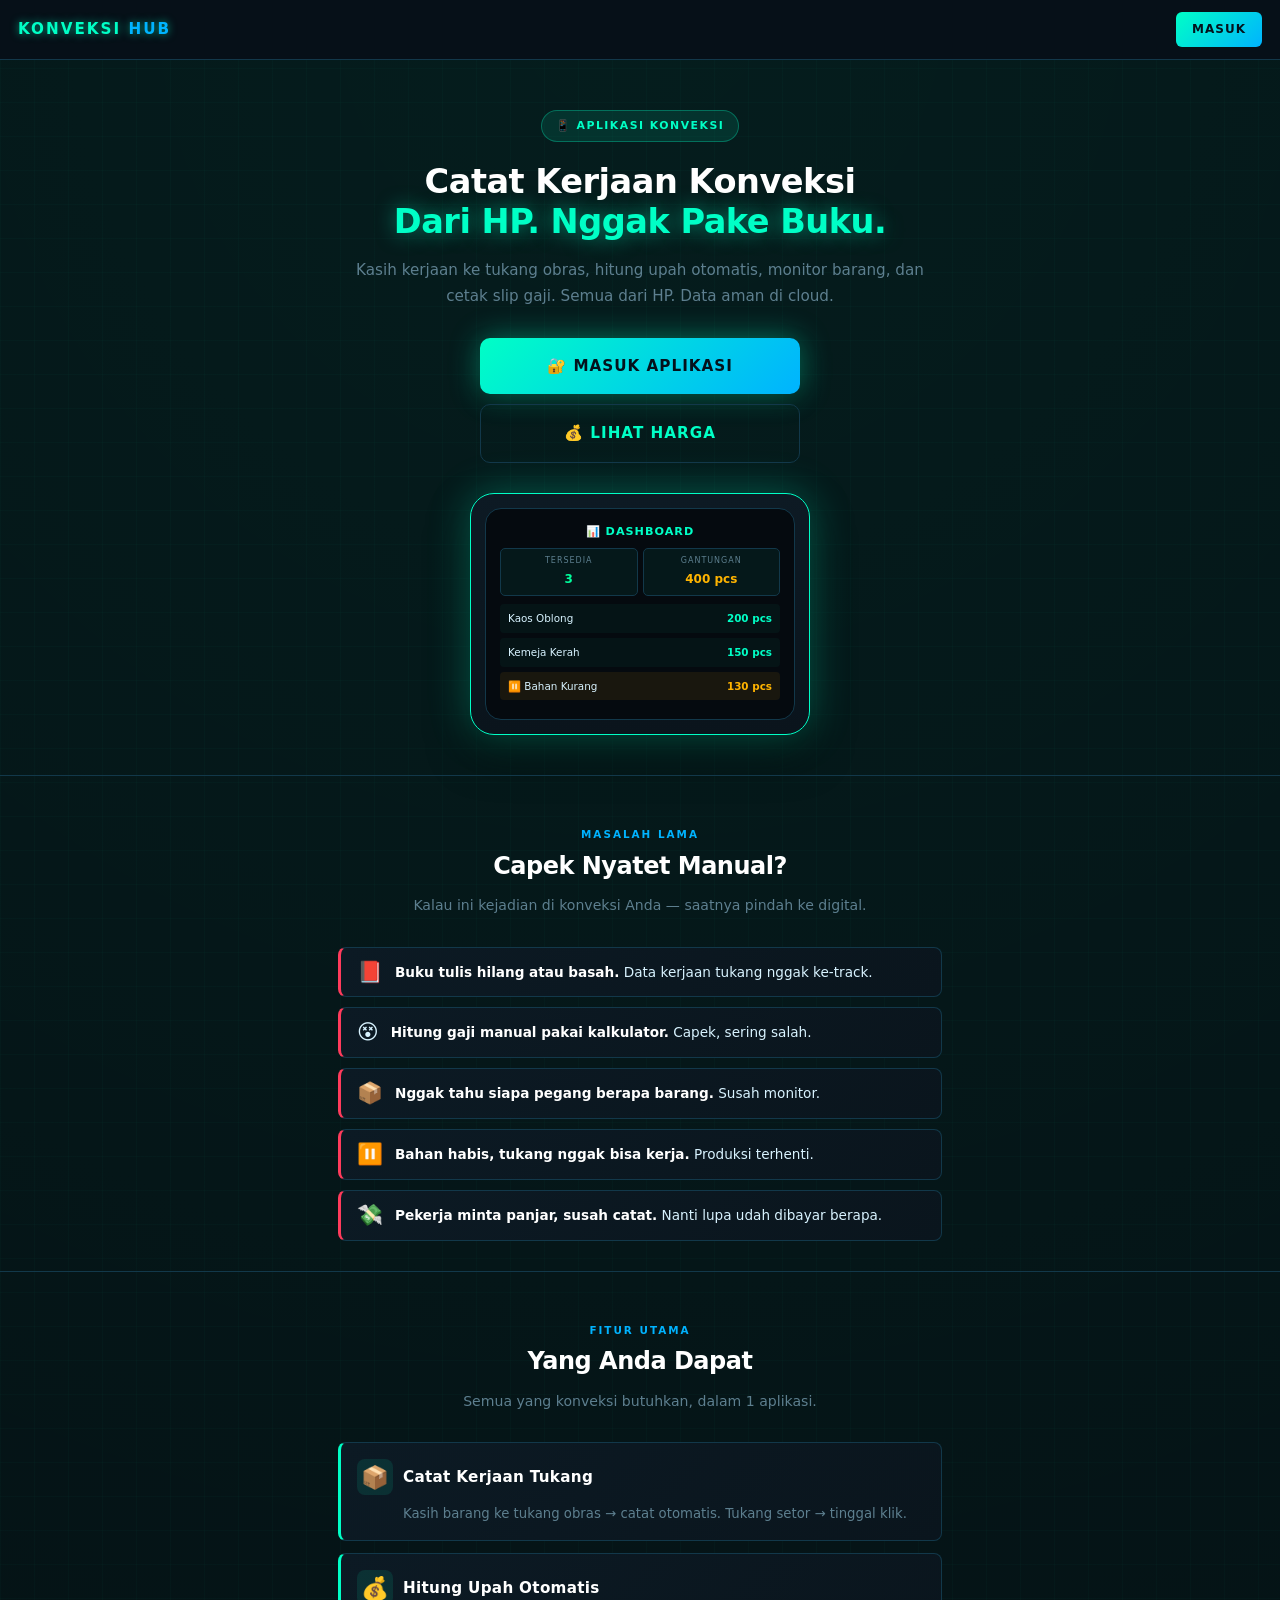
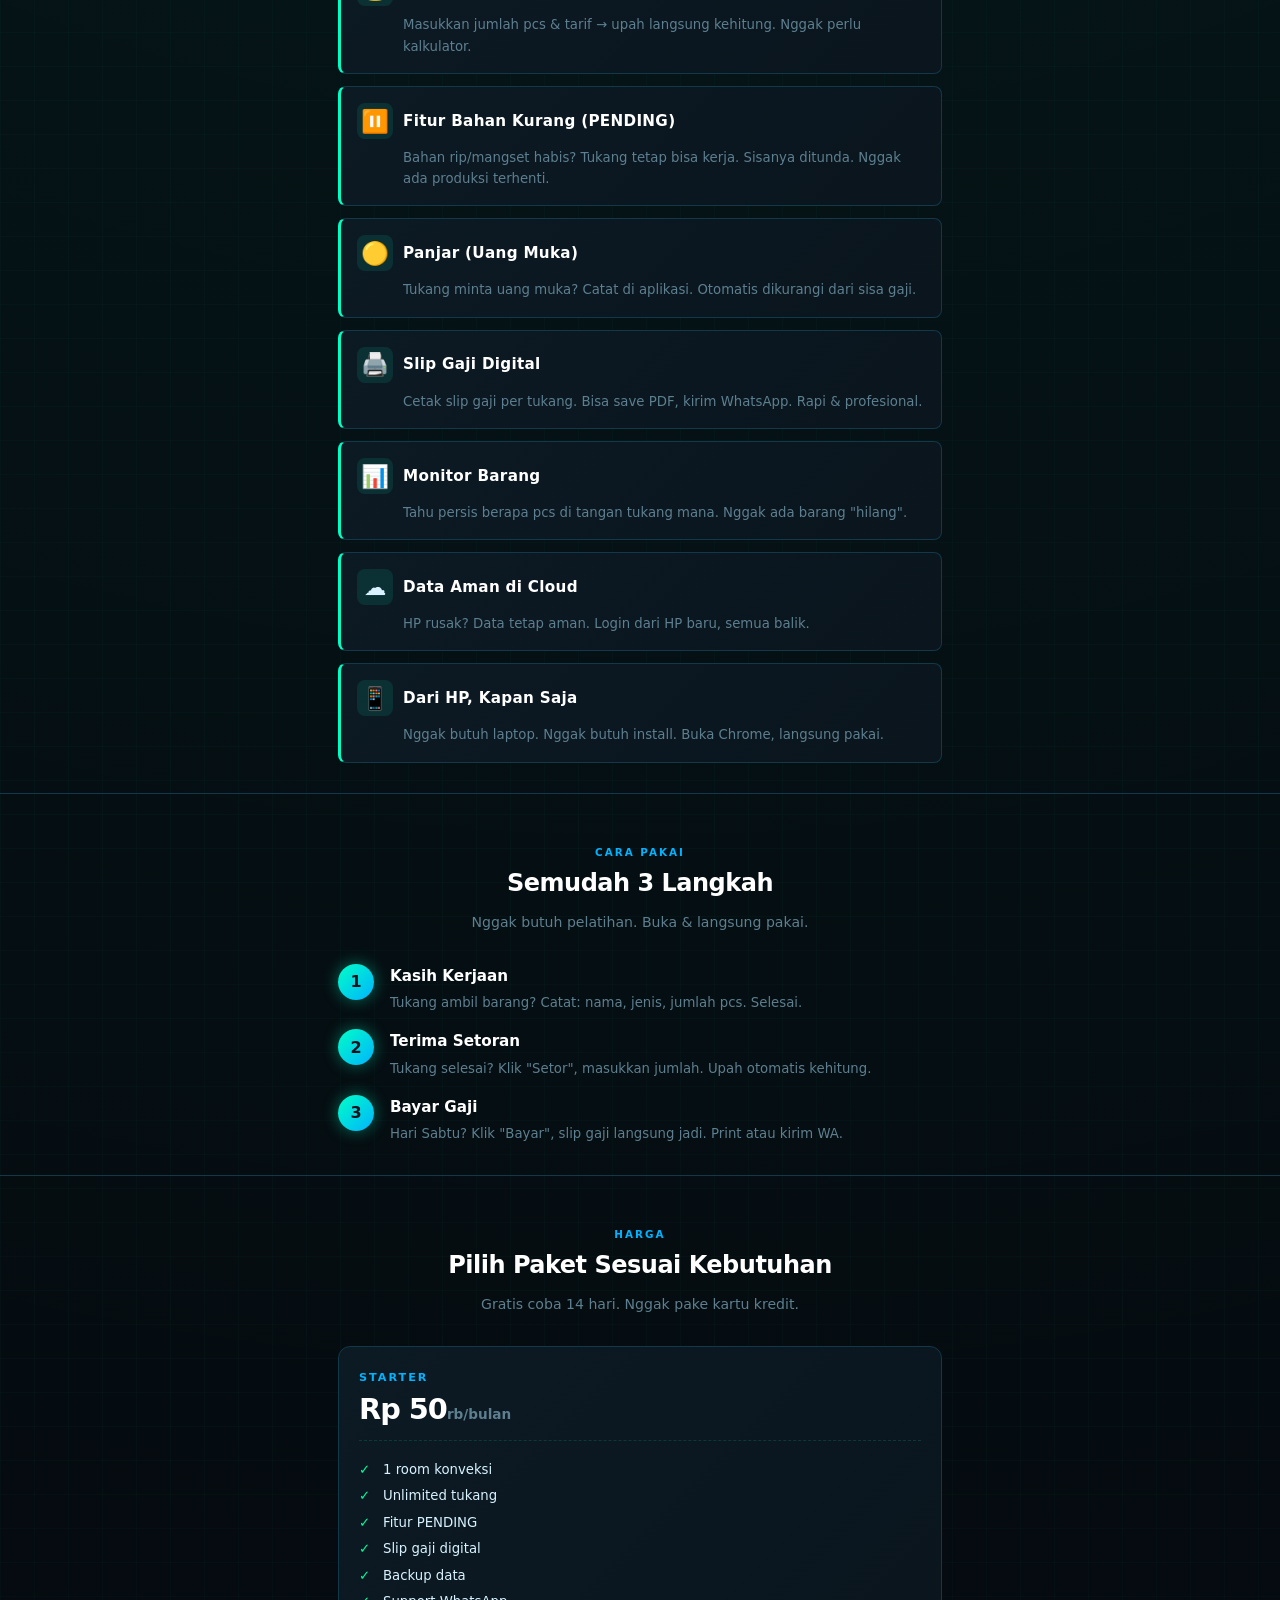
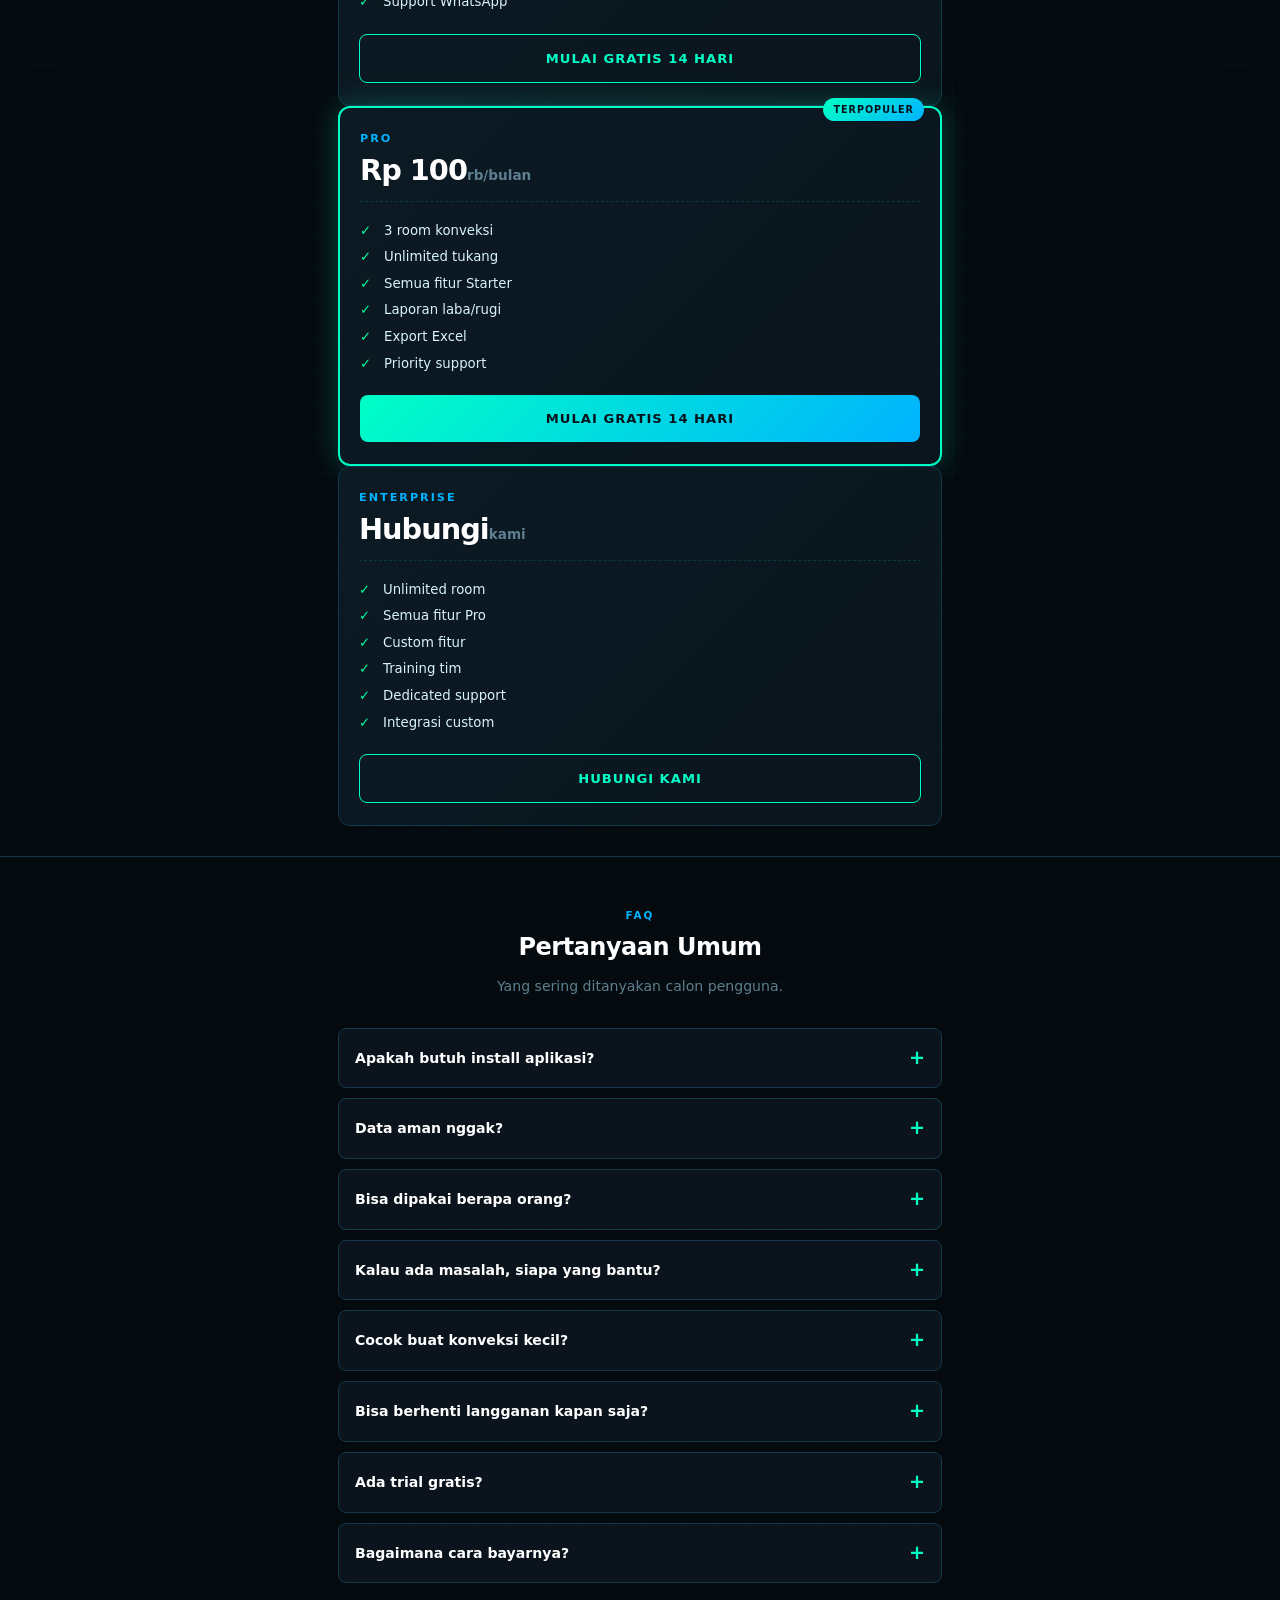
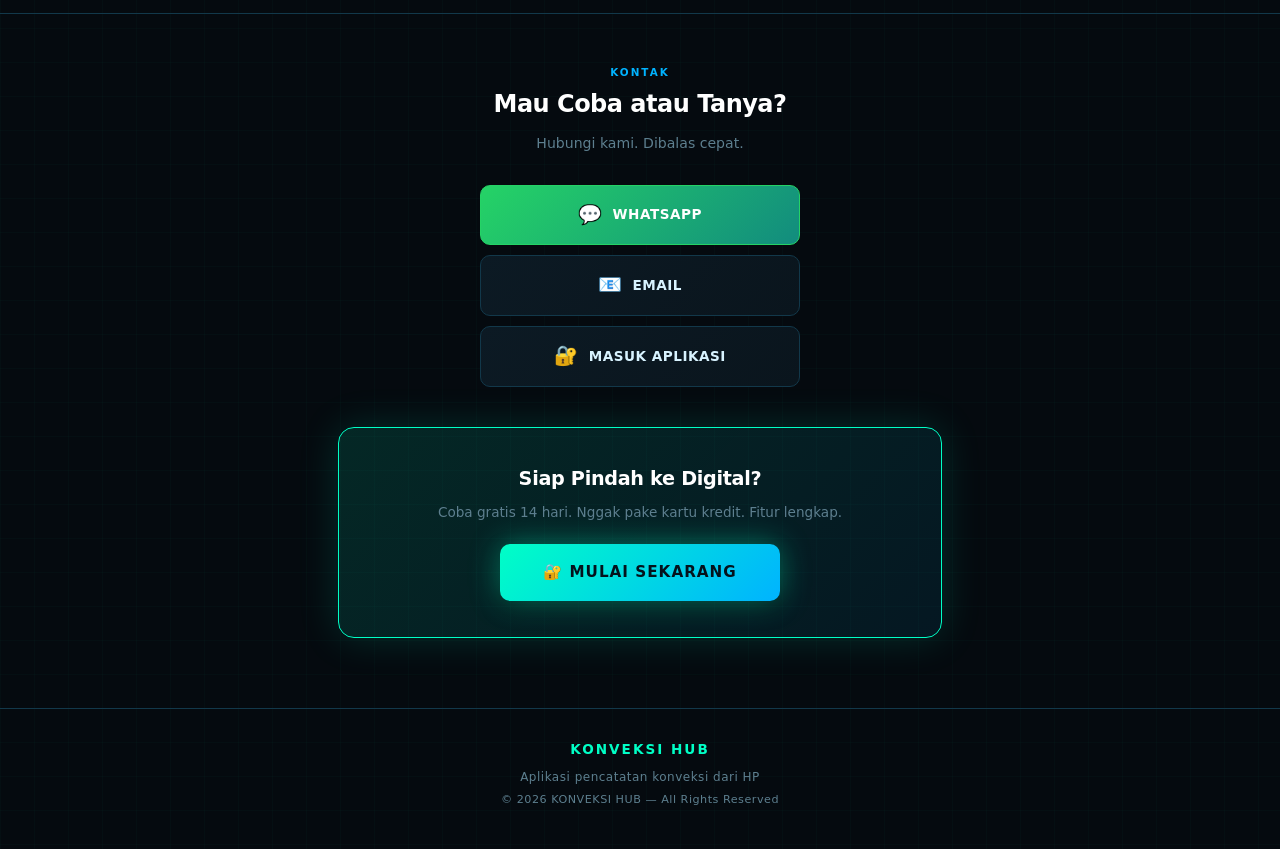
<file: index.html>
<!DOCTYPE html>
<html lang="id">
<head>
<meta charset="UTF-8">
<meta name="viewport" content="width=device-width,initial-scale=1.0,maximum-scale=1.0,user-scalable=no">
<meta name="theme-color" content="#050a0f">
<meta name="description" content="KONVEKSI HUB — Aplikasi pencatatan obras, upah, dan monitoring barang konveksi. Dari HP, data aman di cloud.">
<title>KONVEKSI HUB — Aplikasi Konveksi dari HP</title>
<style>
* { margin:0; padding:0; box-sizing:border-box; -webkit-tap-highlight-color:transparent; }
:root{
  --bg:#050a0f; --panel:#0b141c; --panel2:#0f1d28; --line:#12384a;
  --neon:#00ffc6; --neon2:#00b3ff; --dim:#5d7f8f;
  --txt:#d8f3ff; --warn:#ffb400; --danger:#ff3b5c; --ok:#00ff9d;
}
html{ scroll-behavior:smooth; }
body{
  background:var(--bg); color:var(--txt);
  font-family:'Segoe UI',Roboto,system-ui,sans-serif;
  font-size:16px; line-height:1.6;
  background-image:
    radial-gradient(circle at 50% 0%, rgba(0,255,198,0.08), transparent 60%),
    linear-gradient(rgba(0,255,198,0.02) 1px, transparent 1px),
    linear-gradient(90deg, rgba(0,255,198,0.02) 1px, transparent 1px);
  background-size:100% 100%, 34px 34px, 34px 34px;
  min-height:100vh;
  overflow-x:hidden;
}

/* ═══════ NAVBAR ═══════ */
.navbar{
  position:sticky; top:0; z-index:50;
  background:rgba(7,16,25,0.95);
  backdrop-filter:blur(8px);
  border-bottom:1px solid var(--line);
  padding:12px 18px;
  display:flex; align-items:center; justify-content:space-between;
}
.navbar .brand{
  font-weight:800; letter-spacing:2px; font-size:.95rem;
  color:var(--neon); text-shadow:0 0 8px rgba(0,255,198,0.6);
}
.navbar .brand span{ color:var(--neon2); }
.navbar .btn-nav{
  background:linear-gradient(135deg,#00ffc6,#00b3ff);
  color:#04121c; border:none; border-radius:6px;
  padding:8px 16px; font-weight:800; font-size:.75rem;
  letter-spacing:1px; cursor:pointer;
  font-family:inherit; text-decoration:none;
  display:inline-block;
}

/* ═══════ WRAP ═══════ */
.wrap{ max-width:640px; margin:0 auto; padding:0 18px; }

/* ═══════ HERO ═══════ */
.hero{
  padding:50px 0 40px;
  text-align:center;
}
.hero-badge{
  display:inline-block;
  background:rgba(0,255,198,0.1);
  border:1px solid rgba(0,255,198,0.3);
  border-radius:20px;
  padding:6px 14px;
  font-size:.68rem; font-weight:800;
  letter-spacing:1.5px; color:var(--neon);
  text-transform:uppercase;
  margin-bottom:20px;
}
.hero h1{
  font-size:2.1rem;
  font-weight:900;
  line-height:1.2;
  letter-spacing:-0.5px;
  color:#fff;
  margin-bottom:16px;
}
.hero h1 span{
  color:var(--neon);
  text-shadow:0 0 20px rgba(0,255,198,0.5);
}
.hero p{
  font-size:.95rem;
  color:var(--dim);
  margin-bottom:28px;
  line-height:1.7;
}
.hero-btns{
  display:flex; flex-direction:column; gap:10px;
  max-width:320px; margin:0 auto;
}
.btn-hero{
  display:block;
  background:linear-gradient(135deg,#00ffc6,#00b3ff);
  color:#04121c;
  border:none; border-radius:10px;
  padding:16px 24px;
  font-family:inherit;
  font-weight:900;
  font-size:.95rem;
  letter-spacing:1px;
  cursor:pointer;
  text-decoration:none;
  text-align:center;
  box-shadow:0 0 30px rgba(0,255,198,0.4), 0 8px 20px rgba(0,0,0,0.4);
  transition:.15s;
}
.btn-hero:active{ transform:scale(0.97); }
.btn-hero.secondary{
  background:transparent;
  color:var(--neon);
  border:1px solid var(--line);
  box-shadow:none;
}

/* ═══════ HERO IMAGE (MOCKUP) ═══════ */
.hero-mockup{
  margin:30px auto 0;
  max-width:340px;
  background:linear-gradient(180deg,#0d1a24,#0a141c);
  border:1px solid var(--neon);
  border-radius:24px;
  padding:14px;
  box-shadow:0 0 40px rgba(0,255,198,0.3), 0 20px 40px rgba(0,0,0,0.5);
}
.hero-mockup .screen{
  background:var(--bg);
  border-radius:16px;
  padding:14px;
  border:1px solid var(--line);
  font-size:.65rem;
}
.mock-line{
  display:flex; justify-content:space-between;
  padding:6px 8px;
  background:rgba(0,255,198,0.04);
  border-radius:4px;
  margin-bottom:5px;
  font-size:.65rem;
}
.mock-line b{ color:var(--neon); }
.mock-stat{
  display:grid; grid-template-columns:1fr 1fr; gap:5px;
  margin-bottom:8px;
}
.mock-box{
  background:rgba(0,255,198,0.06);
  border:1px solid var(--line);
  border-radius:5px;
  padding:6px 8px;
}
.mock-box .lbl{ color:var(--dim); font-size:.5rem; letter-spacing:1px; text-transform:uppercase; }
.mock-box .val{ color:#fff; font-size:.75rem; font-weight:800; margin-top:2px; }
.mock-box .val.ok{ color:var(--ok); }
.mock-box .val.warn{ color:var(--warn); }

/* ═══════ SECTION ═══════ */
.section{
  padding:50px 0 30px;
  border-top:1px solid var(--line);
}
.section-tag{
  font-size:.65rem;
  letter-spacing:2px;
  color:var(--neon2);
  text-transform:uppercase;
  font-weight:800;
  margin-bottom:8px;
  text-align:center;
}
.section-title{
  font-size:1.5rem;
  font-weight:900;
  color:#fff;
  text-align:center;
  margin-bottom:12px;
  letter-spacing:-0.5px;
  line-height:1.3;
}
.section-sub{
  font-size:.88rem;
  color:var(--dim);
  text-align:center;
  margin-bottom:30px;
  line-height:1.6;
}

/* ═══════ MASALAH (PAIN POINTS) ═══════ */
.pain-list{ display:flex; flex-direction:column; gap:10px; }
.pain-item{
  background:linear-gradient(135deg,#0c1a24,#0a151d);
  border:1px solid var(--line);
  border-left:3px solid var(--danger);
  border-radius:8px;
  padding:14px 16px;
  display:flex;
  gap:12px;
  align-items:flex-start;
}
.pain-item .ico{ font-size:1.3rem; line-height:1; flex-shrink:0; }
.pain-item .txt{ font-size:.85rem; color:var(--txt); line-height:1.5; }
.pain-item .txt b{ color:#fff; }

/* ═══════ FITUR ═══════ */
.fitur-list{ display:flex; flex-direction:column; gap:12px; }
.fitur-item{
  background:linear-gradient(135deg,#0c1a24,#0a151d);
  border:1px solid var(--line);
  border-left:3px solid var(--neon);
  border-radius:8px;
  padding:16px;
}
.fitur-item .head{
  display:flex; align-items:center; gap:10px;
  margin-bottom:8px;
}
.fitur-item .ico{
  font-size:1.4rem; line-height:1;
  width:36px; height:36px;
  background:rgba(0,255,198,0.1);
  border-radius:8px;
  display:flex; align-items:center; justify-content:center;
  flex-shrink:0;
}
.fitur-item .judul{
  font-weight:800; color:#fff; font-size:.95rem;
  letter-spacing:.3px;
}
.fitur-item .desc{
  font-size:.83rem; color:var(--dim); line-height:1.6;
  padding-left:46px;
}

/* ═══════ CARA PAKAI (3 STEP) ═══════ */
.step-list{ display:flex; flex-direction:column; gap:16px; }
.step-item{
  display:flex;
  gap:16px;
  align-items:flex-start;
}
.step-num{
  width:36px; height:36px; flex-shrink:0;
  background:linear-gradient(135deg,var(--neon),var(--neon2));
  color:#04121c; border-radius:50%;
  display:flex; align-items:center; justify-content:center;
  font-weight:900; font-size:1rem;
  box-shadow:0 0 16px rgba(0,255,198,0.4);
}
.step-body .judul{
  font-weight:800; color:#fff; font-size:.95rem;
  margin-bottom:4px;
}
.step-body .desc{
  font-size:.83rem; color:var(--dim); line-height:1.6;
}
<!-- ═══════ PANDUAN ═══════ -->
<div class="section" id="panduan">
  <div class="wrap">
    <div class="section-tag">Panduan Pengguna</div>
    <div class="section-title">Cara Pakai KONVEKSI HUB</div>
    <div class="section-sub">Ikuti langkah-langkah berikut. Gampang, nggak butuh pelatihan.</div>

    <!-- STEP 1 -->
    <div class="panduan-step">
      <div class="panduan-head">
        <div class="panduan-num">1</div>
        <div class="panduan-title">Login & Masuk Room</div>
      </div>
      <div class="panduan-body">
        <p><b>Cara:</b></p>
        <ol>
          <li>Buka <b>managerkonveksi.vercel.app</b> di Chrome</li>
          <li>Klik <b>MASUK APLIKASI</b></li>
          <li>Masukkan <b>email</b> & <b>password</b> dari Admin</li>
          <li>Klik <b>room konveksi</b> Anda</li>
          <li>Selesai — masuk ke Dashboard</li>
        </ol>
        <div class="panduan-tip">
          💡 <b>Tips:</b> Simpan halaman di Home Screen biar gampang buka (Chrome → menu → "Add to Home Screen").
        </div>
      </div>
    </div>

    <!-- STEP 2 -->
    <div class="panduan-step">
      <div class="panduan-head">
        <div class="panduan-num">2</div>
        <div class="panduan-title">Tambah Pekerja</div>
      </div>
      <div class="panduan-body">
        <p><b>Cara:</b></p>
        <ol>
          <li>Buka tab <b>⚙️ LAIN</b></li>
          <li>Klik <b>+ PEKERJA BARU</b></li>
          <li>Isi <b>nama</b> & <b>telepon</b> (opsional)</li>
          <li>Status: <b>Aktif</b></li>
          <li>Klik <b>SIMPAN</b></li>
        </ol>
        <div class="panduan-tip">
          💡 Tambahkan semua tukang obras Anda dulu, baru mulai kasih kerjaan.
        </div>
      </div>
    </div>

    <!-- STEP 3 -->
    <div class="panduan-step">
      <div class="panduan-head">
        <div class="panduan-num">3</div>
        <div class="panduan-title">Kasih Kerjaan ke Tukang</div>
      </div>
      <div class="panduan-body">
        <p><b>Cara:</b></p>
        <ol>
          <li>Buka tab <b>📦 PEKERJAAN</b></li>
          <li>Klik <b>+ AMBIL BARANG</b></li>
          <li>Pilih <b>nama tukang</b></li>
          <li>Isi: <b>barang</b>, <b>jenis</b> (Oblong/Kerah), <b>jumlah pcs</b>, <b>tarif per lusin</b></li>
          <li>Klik <b>SIMPAN</b></li>
        </ol>
        <div class="panduan-tip">
          💡 <b>Rumus upah:</b> (jumlah pcs ÷ 12) × tarif per lusin. Aplikasi hitung otomatis.
        </div>
      </div>
    </div>

    <!-- STEP 4 -->
    <div class="panduan-step">
      <div class="panduan-head">
        <div class="panduan-num">4</div>
        <div class="panduan-title">Terima Setoran Barang</div>
      </div>
      <div class="panduan-body">
        <p><b>Cara:</b></p>
        <ol>
          <li>Buka tab <b>📦 PEKERJAAN</b></li>
          <li>Cari job tukang yang mau setor</li>
          <li>Klik <b>📦 SETOR</b></li>
          <li>Isi <b>jumlah setor</b> (bisa sebagian)</li>
          <li>Klik <b>KONFIRMASI SETOR</b></li>
        </ol>
        <p><b>Hasil:</b></p>
        <ul>
          <li>Setor <b>penuh</b> → Status SELESAI, tukang bebas ambil baru</li>
          <li>Setor <b>sebagian</b> → Status GANTUNGAN, tukang tetap terkunci</li>
        </ul>
      </div>
    </div>

    <!-- STEP 5 -->
    <div class="panduan-step">
      <div class="panduan-head">
        <div class="panduan-num">5</div>
        <div class="panduan-title">Fitur PENDING (Bahan Kurang)</div>
      </div>
      <div class="panduan-body">
        <p><b>Kapan dipakai?</b> Kalau bahan rip/mangset habis, tukang cuma bisa selesai sebagian.</p>
        <p><b>Cara:</b></p>
        <ol>
          <li>Buka job tukang yang bermasalah</li>
          <li>Klik <b>⏸️ PENDING</b></li>
          <li>Isi alasan: <b>"Bahan rip habis"</b></li>
          <li>Klik <b>KONFIRMASI</b></li>
        </ol>
        <p><b>Hasil:</b> Tukang <b>bisa ambil barang baru</b>, job lama tetap tercatat.</p>
        <div class="panduan-tip">
          ⚠️ Setelah pending, ada tombol <b>BAYAR PENDING</b> (bayar upah) dan <b>SETOR FISIK</b> (setor sisa barang).
        </div>
      </div>
    </div>

    <!-- STEP 6 -->
    <div class="panduan-step">
      <div class="panduan-head">
        <div class="panduan-num">6</div>
        <div class="panduan-title">Panjar (Uang Muka)</div>
      </div>
      <div class="panduan-body">
        <p><b>Kapan dipakai?</b> Tukang minta uang muka (buat weekend, kebutuhan mendesak).</p>
        <p><b>Cara:</b></p>
        <ol>
          <li>Buka job tukang</li>
          <li>Klik <b>🟡 PANJAR</b></li>
          <li>Isi <b>jumlah uang</b></li>
          <li>Klik <b>KONFIRMASI</b></li>
        </ol>
        <div class="panduan-tip">
          ⚠️ Panjar otomatis dikurangi dari sisa gaji. Nggak dobel hitung.
        </div>
      </div>
    </div>

    <!-- STEP 7 -->
    <div class="panduan-step">
      <div class="panduan-head">
        <div class="panduan-num">7</div>
        <div class="panduan-title">Bayar Gaji</div>
      </div>
      <div class="panduan-body">
        <p><b>Cara:</b></p>
        <ol>
          <li>Buka job tukang</li>
          <li>Klik <b>💰 BAYAR</b></li>
          <li>Isi jumlah (default = sisa upah)</li>
          <li>Klik <b>KONFIRMASI PEMBAYARAN</b></li>
        </ol>
        <p>Bisa bayar full atau cicil, kapan saja.</p>
      </div>
    </div>

    <!-- STEP 8 -->
    <div class="panduan-step">
      <div class="panduan-head">
        <div class="panduan-num">8</div>
        <div class="panduan-title">Cetak Slip Gaji</div>
      </div>
      <div class="panduan-body">
        <p><b>Cara:</b></p>
        <ol>
          <li>Buka tab <b>💰 PAYROLL</b></li>
          <li>Cari nama tukang</li>
          <li>Klik <b>🖨️ CETAK</b></li>
          <li>Slip muncul → klik <b>PRINT / PDF</b></li>
          <li>Pilih: <b>Save as PDF</b> atau <b>Print</b></li>
        </ol>
        <div class="panduan-tip">
          💡 Save as PDF → kirim ke tukang via WhatsApp.
        </div>
      </div>
    </div>

    <!-- STEP 9 -->
    <div class="panduan-step">
      <div class="panduan-head">
        <div class="panduan-num">9</div>
        <div class="panduan-title">Backup Data (PENTING!)</div>
      </div>
      <div class="panduan-body">
        <p><b>Cara:</b></p>
        <ol>
          <li>Buka tab <b>⚙️ LAIN</b></li>
          <li>Klik <b>💾 BACKUP JSON</b></li>
          <li>File ter-download ke HP</li>
          <li>Simpan di Google Drive</li>
        </ol>
        <div class="panduan-tip">
          ⚠️ <b>Backup rutin 1x seminggu!</b> Biar data aman kalau ada masalah.
        </div>
      </div>
    </div>

    <!-- FAQ MINI -->
    <div class="panduan-faq">
      <div class="panduan-faq-title">❓ Pertanyaan Umum</div>
      
      <div class="panduan-faq-item">
        <b>Lupa password?</b>
        <p>Hubungi Admin (Super Admin) untuk reset.</p>
      </div>
      
      <div class="panduan-faq-item">
        <b>Data hilang?</b>
        <p>Aman di cloud. Logout, login lagi. Kalau tetap, restore dari backup.</p>
      </div>
      
      <div class="panduan-faq-item">
        <b>Bisa di 2 HP?</b>
        <p>Bisa. Login akun yang sama di HP berbeda. Data otomatis sync.</p>
      </div>
      
      <div class="panduan-faq-item">
        <b>HP rusak?</b>
        <p>Data aman. Beli HP baru, login, semua balik.</p>
      </div>
    </div>

    <!-- CTA di Panduan -->
    <div style="text-align:center; margin-top:30px;">
      <a href="/pages/login.html" class="btn-hero">🔐 MULAI PAKAI SEKARANG</a>
    </div>
  </div>
</div>
/* ═══════ HARGA ═══════ */
.harga-list{
  display:flex; flex-direction:column; gap:14px;
}
.harga-item{
  background:linear-gradient(135deg,#0c1a24,#0a151d);
  border:1px solid var(--line);
  border-radius:12px;
  padding:22px 20px;
  position:relative;
  transition:.2s;
}
.harga-item.popular{
  border:2px solid var(--neon);
  box-shadow:0 0 30px rgba(0,255,198,0.25);
}
.harga-item .pop-badge{
  position:absolute; top:-10px; right:16px;
  background:linear-gradient(135deg,#00ffc6,#00b3ff);
  color:#04121c;
  font-size:.6rem; font-weight:900;
  letter-spacing:1px;
  padding:4px 10px;
  border-radius:20px;
  text-transform:uppercase;
}
.harga-item .nama{
  font-size:.7rem;
  letter-spacing:2px;
  color:var(--neon2);
  text-transform:uppercase;
  font-weight:800;
  margin-bottom:8px;
}
.harga-item .harga{
  font-size:1.8rem;
  font-weight:900;
  color:#fff;
  letter-spacing:-1px;
  line-height:1;
  margin-bottom:4px;
}
.harga-item .harga span{
  font-size:.85rem;
  color:var(--dim);
  font-weight:600;
  letter-spacing:0;
}
.harga-item .fasilitas{
  margin-top:16px;
  padding-top:16px;
  border-top:1px dashed rgba(0,255,198,0.15);
  font-size:.83rem;
  color:var(--txt);
  line-height:2;
}
.harga-item .fasilitas li{
  list-style:none;
  padding-left:24px;
  position:relative;
}
.harga-item .fasilitas li::before{
  content:'✓';
  position:absolute;
  left:0;
  color:var(--ok);
  font-weight:900;
}
.btn-harga{
  display:block;
  width:100%;
  margin-top:18px;
  background:linear-gradient(135deg,#00ffc6,#00b3ff);
  color:#04121c;
  border:none;
  border-radius:8px;
  padding:13px;
  font-family:inherit;
  font-weight:900;
  font-size:.82rem;
  letter-spacing:1px;
  cursor:pointer;
  text-decoration:none;
  text-align:center;
}
.harga-item:not(.popular) .btn-harga{
  background:transparent;
  color:var(--neon);
  border:1px solid var(--neon);
}

/* ═══════ FAQ ═══════ */
.faq-list{ display:flex; flex-direction:column; gap:10px; }
.faq-item{
  background:var(--panel);
  border:1px solid var(--line);
  border-radius:8px;
  overflow:hidden;
}
.faq-q{
  padding:14px 16px;
  font-weight:700;
  color:#fff;
  font-size:.88rem;
  cursor:pointer;
  display:flex;
  justify-content:space-between;
  align-items:center;
  gap:12px;
  user-select:none;
}
.faq-q::after{
  content:'+';
  font-size:1.2rem;
  color:var(--neon);
  font-weight:900;
  transition:.2s;
  flex-shrink:0;
}
.faq-item.open .faq-q::after{
  content:'−';
  transform:rotate(180deg);
}
.faq-a{
  max-height:0;
  overflow:hidden;
  transition:max-height .3s;
  padding:0 16px;
  font-size:.83rem;
  color:var(--dim);
  line-height:1.7;
}
.faq-item.open .faq-a{
  max-height:400px;
  padding:0 16px 14px;
}
/* ═══════ PANDUAN ═══════ */
.panduan-step{
  background:linear-gradient(135deg,#0c1a24,#0a151d);
  border:1px solid var(--line);
  border-left:3px solid var(--neon);
  border-radius:10px;
  padding:18px;
  margin-bottom:16px;
}
.panduan-head{
  display:flex; align-items:center; gap:12px;
  margin-bottom:14px;
  padding-bottom:12px;
  border-bottom:1px dashed rgba(0,255,198,0.15);
}
.panduan-num{
  width:38px; height:38px; flex-shrink:0;
  background:linear-gradient(135deg,var(--neon),var(--neon2));
  color:#04121c; border-radius:50%;
  display:flex; align-items:center; justify-content:center;
  font-weight:900; font-size:1rem;
  box-shadow:0 0 16px rgba(0,255,198,0.4);
}
.panduan-title{
  font-size:1rem;
  font-weight:800;
  color:#fff;
  letter-spacing:.3px;
}
.panduan-body{
  font-size:.86rem;
  color:var(--txt);
  line-height:1.7;
}
.panduan-body p{ margin-bottom:8px; }
.panduan-body ol, .panduan-body ul{
  margin:8px 0 12px 22px;
  color:var(--txt);
}
.panduan-body li{ margin-bottom:6px; }
.panduan-body b{ color:var(--neon); }
.panduan-tip{
  background:rgba(0,255,198,0.06);
  border-left:3px solid var(--neon);
  border-radius:6px;
  padding:10px 14px;
  margin-top:12px;
  font-size:.82rem;
  color:var(--txt);
  line-height:1.6;
}
.panduan-tip b{ color:var(--neon); }

.panduan-faq{
  background:linear-gradient(135deg,rgba(0,255,198,0.05),rgba(0,179,255,0.03));
  border:1px solid var(--line);
  border-radius:10px;
  padding:18px;
  margin-top:24px;
}
.panduan-faq-title{
  font-size:.85rem;
  font-weight:800;
  color:var(--neon);
  letter-spacing:1px;
  margin-bottom:14px;
  text-transform:uppercase;
}
.panduan-faq-item{
  padding:10px 0;
  border-bottom:1px dashed rgba(0,255,198,0.12);
}
.panduan-faq-item:last-child{ border-bottom:none; }
.panduan-faq-item b{
  display:block;
  color:#fff;
  font-size:.88rem;
  margin-bottom:4px;
}
.panduan-faq-item p{
  font-size:.82rem;
  color:var(--dim);
  line-height:1.6;
  margin:0;
}

/* ═══════ KONTAK ═══════ */
/* ═══════ KONTAK ═══════ */
.kontak-btns{
  display:flex; flex-direction:column; gap:10px;
  max-width:320px; margin:0 auto;
}
.btn-kontak{
  display:flex;
  align-items:center;
  justify-content:center;
  gap:10px;
  background:linear-gradient(135deg,#0c1a24,#0a151d);
  border:1px solid var(--line);
  border-radius:10px;
  padding:14px;
  color:var(--txt);
  text-decoration:none;
  font-weight:800;
  font-size:.85rem;
  letter-spacing:.5px;
  transition:.15s;
}
.btn-kontak:hover{
  border-color:var(--neon);
  background:rgba(0,255,198,0.05);
}
.btn-kontak.wa{
  background:linear-gradient(135deg,#25d366,#128c7e);
  color:#fff;
  border-color:#25d366;
}
.btn-kontak .ico{ font-size:1.2rem; }

/* ═══════ CTA FINAL ═══════ */
.cta-final{
  margin:40px 0;
  padding:36px 24px;
  border-radius:16px;
  background:linear-gradient(135deg,rgba(0,255,198,0.12),rgba(0,179,255,0.08));
  border:1px solid var(--neon);
  text-align:center;
  box-shadow:0 0 40px rgba(0,255,198,0.15);
}
.cta-final h3{
  font-size:1.2rem;
  font-weight:900;
  color:#fff;
  margin-bottom:8px;
  letter-spacing:-0.3px;
}
.cta-final p{
  font-size:.85rem;
  color:var(--dim);
  margin-bottom:20px;
  line-height:1.6;
}

/* ═══════ FOOTER ═══════ */
footer{
  text-align:center;
  padding:30px 18px 40px;
  border-top:1px solid var(--line);
  font-size:.75rem;
  color:var(--dim);
  letter-spacing:.5px;
}
footer .brand-footer{
  font-weight:800; color:var(--neon); letter-spacing:2px;
  margin-bottom:8px;
  font-size:.85rem;
}
footer .sub{
  font-size:.7rem;
  color:var(--dim);
  margin-top:4px;
}
</style>
</head>
<body>

<!-- ═══════ NAVBAR ═══════ -->
<div class="navbar">
  <div class="brand">KONVEKSI <span>HUB</span></div>
  <a href="/pages/login.html" class="btn-nav">MASUK</a>
</div>

<!-- ═══════ HERO ═══════ -->
<div class="wrap">
  <div class="hero">
    <div class="hero-badge">📱 Aplikasi Konveksi</div>
    <h1>
      Catat Kerjaan Konveksi<br>
      <span>Dari HP. Nggak Pake Buku.</span>
    </h1>
    <p>
      Kasih kerjaan ke tukang obras, hitung upah otomatis, monitor barang, dan cetak slip gaji. 
      Semua dari HP. Data aman di cloud.
    </p>

    <div class="hero-btns">
      <a href="/pages/login.html" class="btn-hero">🔐 MASUK APLIKASI</a>
      <a href="#harga" class="btn-hero secondary">💰 LIHAT HARGA</a>
    </div>

    <!-- MOCKUP HP -->
    <div class="hero-mockup">
      <div class="screen">
        <div style="color:var(--neon);font-weight:800;font-size:.7rem;letter-spacing:1px;margin-bottom:8px;">📊 DASHBOARD</div>
        <div class="mock-stat">
          <div class="mock-box">
            <div class="lbl">Tersedia</div>
            <div class="val ok">3</div>
          </div>
          <div class="mock-box">
            <div class="lbl">Gantungan</div>
            <div class="val warn">400 pcs</div>
          </div>
        </div>
        <div class="mock-line">
          <span>Kaos Oblong</span>
          <b>200 pcs</b>
        </div>
        <div class="mock-line">
          <span>Kemeja Kerah</span>
          <b>150 pcs</b>
        </div>
        <div class="mock-line" style="background:rgba(255,180,0,0.08);">
          <span>⏸️ Bahan Kurang</span>
          <b style="color:var(--warn);">130 pcs</b>
        </div>
      </div>
    </div>
  </div>
</div>

<!-- ═══════ MASALAH ═══════ -->
<div class="section">
  <div class="wrap">
    <div class="section-tag">Masalah Lama</div>
    <div class="section-title">Capek Nyatet Manual?</div>
    <div class="section-sub">Kalau ini kejadian di konveksi Anda — saatnya pindah ke digital.</div>

    <div class="pain-list">
      <div class="pain-item">
        <div class="ico">📕</div>
        <div class="txt"><b>Buku tulis hilang atau basah.</b> Data kerjaan tukang nggak ke-track.</div>
      </div>
      <div class="pain-item">
        <div class="ico">😵</div>
        <div class="txt"><b>Hitung gaji manual pakai kalkulator.</b> Capek, sering salah.</div>
      </div>
      <div class="pain-item">
        <div class="ico">📦</div>
        <div class="txt"><b>Nggak tahu siapa pegang berapa barang.</b> Susah monitor.</div>
      </div>
      <div class="pain-item">
        <div class="ico">⏸️</div>
        <div class="txt"><b>Bahan habis, tukang nggak bisa kerja.</b> Produksi terhenti.</div>
      </div>
      <div class="pain-item">
        <div class="ico">💸</div>
        <div class="txt"><b>Pekerja minta panjar, susah catat.</b> Nanti lupa udah dibayar berapa.</div>
      </div>
    </div>
  </div>
</div>

<!-- ═══════ FITUR ═══════ -->
<div class="section">
  <div class="wrap">
    <div class="section-tag">Fitur Utama</div>
    <div class="section-title">Yang Anda Dapat</div>
    <div class="section-sub">Semua yang konveksi butuhkan, dalam 1 aplikasi.</div>

    <div class="fitur-list">
      <div class="fitur-item">
        <div class="head">
          <div class="ico">📦</div>
          <div class="judul">Catat Kerjaan Tukang</div>
        </div>
        <div class="desc">Kasih barang ke tukang obras → catat otomatis. Tukang setor → tinggal klik.</div>
      </div>

      <div class="fitur-item">
        <div class="head">
          <div class="ico">💰</div>
          <div class="judul">Hitung Upah Otomatis</div>
        </div>
        <div class="desc">Masukkan jumlah pcs & tarif → upah langsung kehitung. Nggak perlu kalkulator.</div>
      </div>

      <div class="fitur-item">
        <div class="head">
          <div class="ico">⏸️</div>
          <div class="judul">Fitur Bahan Kurang (PENDING)</div>
        </div>
        <div class="desc">Bahan rip/mangset habis? Tukang tetap bisa kerja. Sisanya ditunda. Nggak ada produksi terhenti.</div>
      </div>

      <div class="fitur-item">
        <div class="head">
          <div class="ico">🟡</div>
          <div class="judul">Panjar (Uang Muka)</div>
        </div>
        <div class="desc">Tukang minta uang muka? Catat di aplikasi. Otomatis dikurangi dari sisa gaji.</div>
      </div>

      <div class="fitur-item">
        <div class="head">
          <div class="ico">🖨️</div>
          <div class="judul">Slip Gaji Digital</div>
        </div>
        <div class="desc">Cetak slip gaji per tukang. Bisa save PDF, kirim WhatsApp. Rapi & profesional.</div>
      </div>

      <div class="fitur-item">
        <div class="head">
          <div class="ico">📊</div>
          <div class="judul">Monitor Barang</div>
        </div>
        <div class="desc">Tahu persis berapa pcs di tangan tukang mana. Nggak ada barang "hilang".</div>
      </div>

      <div class="fitur-item">
        <div class="head">
          <div class="ico">☁️</div>
          <div class="judul">Data Aman di Cloud</div>
        </div>
        <div class="desc">HP rusak? Data tetap aman. Login dari HP baru, semua balik.</div>
      </div>

      <div class="fitur-item">
        <div class="head">
          <div class="ico">📱</div>
          <div class="judul">Dari HP, Kapan Saja</div>
        </div>
        <div class="desc">Nggak butuh laptop. Nggak butuh install. Buka Chrome, langsung pakai.</div>
      </div>
    </div>
  </div>
</div>

<!-- ═══════ CARA PAKAI ═══════ -->
<div class="section">
  <div class="wrap">
    <div class="section-tag">Cara Pakai</div>
    <div class="section-title">Semudah 3 Langkah</div>
    <div class="section-sub">Nggak butuh pelatihan. Buka & langsung pakai.</div>

    <div class="step-list">
      <div class="step-item">
        <div class="step-num">1</div>
        <div class="step-body">
          <div class="judul">Kasih Kerjaan</div>
          <div class="desc">Tukang ambil barang? Catat: nama, jenis, jumlah pcs. Selesai.</div>
        </div>
      </div>

      <div class="step-item">
        <div class="step-num">2</div>
        <div class="step-body">
          <div class="judul">Terima Setoran</div>
          <div class="desc">Tukang selesai? Klik "Setor", masukkan jumlah. Upah otomatis kehitung.</div>
        </div>
      </div>

      <div class="step-item">
        <div class="step-num">3</div>
        <div class="step-body">
          <div class="judul">Bayar Gaji</div>
          <div class="desc">Hari Sabtu? Klik "Bayar", slip gaji langsung jadi. Print atau kirim WA.</div>
        </div>
      </div>
    </div>
  </div>
</div>

<!-- ═══════ HARGA ═══════ -->
<div class="section" id="harga">
  <div class="wrap">
    <div class="section-tag">Harga</div>
    <div class="section-title">Pilih Paket Sesuai Kebutuhan</div>
    <div class="section-sub">Gratis coba 14 hari. Nggak pake kartu kredit.</div>

    <div class="harga-list">
      <!-- STARTER -->
      <div class="harga-item">
        <div class="nama">Starter</div>
        <div class="harga">Rp 50<span>rb/bulan</span></div>
        <ul class="fasilitas">
          <li>1 room konveksi</li>
          <li>Unlimited tukang</li>
          <li>Fitur PENDING</li>
          <li>Slip gaji digital</li>
          <li>Backup data</li>
          <li>Support WhatsApp</li>
        </ul>
        <a href="#kontak" class="btn-harga">MULAI GRATIS 14 HARI</a>
      </div>

      <!-- PRO (POPULAR) -->
      <div class="harga-item popular">
        <div class="pop-badge">TERPOPULER</div>
        <div class="nama">Pro</div>
        <div class="harga">Rp 100<span>rb/bulan</span></div>
        <ul class="fasilitas">
          <li>3 room konveksi</li>
          <li>Unlimited tukang</li>
          <li>Semua fitur Starter</li>
          <li>Laporan laba/rugi</li>
          <li>Export Excel</li>
          <li>Priority support</li>
        </ul>
        <a href="#kontak" class="btn-harga">MULAI GRATIS 14 HARI</a>
      </div>

      <!-- ENTERPRISE -->
      <div class="harga-item">
        <div class="nama">Enterprise</div>
        <div class="harga">Hubungi<span>kami</span></div>
        <ul class="fasilitas">
          <li>Unlimited room</li>
          <li>Semua fitur Pro</li>
          <li>Custom fitur</li>
          <li>Training tim</li>
          <li>Dedicated support</li>
          <li>Integrasi custom</li>
        </ul>
        <a href="#kontak" class="btn-harga">HUBUNGI KAMI</a>
      </div>
    </div>
  </div>
</div>

<!-- ═══════ FAQ ═══════ -->
<div class="section">
  <div class="wrap">
    <div class="section-tag">FAQ</div>
    <div class="section-title">Pertanyaan Umum</div>
    <div class="section-sub">Yang sering ditanyakan calon pengguna.</div>

    <div class="faq-list">
      <div class="faq-item" onclick="this.classList.toggle('open')">
        <div class="faq-q">Apakah butuh install aplikasi?</div>
        <div class="faq-a">Nggak. Buka Chrome, ketik alamatnya, langsung pakai. Bisa juga "Add to Home Screen" biar kayak aplikasi beneran.</div>
      </div>

      <div class="faq-item" onclick="this.classList.toggle('open')">
        <div class="faq-q">Data aman nggak?</div>
        <div class="faq-a">Aman. Data tersimpan di cloud (Supabase). HP rusak? Login dari HP baru, semua data balik. Bisa backup JSON juga setiap saat.</div>
      </div>

      <div class="faq-item" onclick="this.classList.toggle('open')">
        <div class="faq-q">Bisa dipakai berapa orang?</div>
        <div class="faq-a">Bisa multi-user. Anda (pemilik) dan istri/suami bisa akses bareng pakai akun yang sama, dari HP masing-masing.</div>
      </div>

      <div class="faq-item" onclick="this.classList.toggle('open')">
        <div class="faq-q">Kalau ada masalah, siapa yang bantu?</div>
        <div class="faq-a">Tim support kami via WhatsApp. Respons cepat, Senin-Sabtu jam 08.00-20.00.</div>
      </div>

      <div class="faq-item" onclick="this.classList.toggle('open')">
        <div class="faq-q">Cocok buat konveksi kecil?</div>
        <div class="faq-a">Sangat cocok. Konveksi rumahan dengan 1-20 tukang paling banyak pakai. Nggak butuh laptop, cukup HP.</div>
      </div>

      <div class="faq-item" onclick="this.classList.toggle('open')">
        <div class="faq-q">Bisa berhenti langganan kapan saja?</div>
        <div class="faq-a">Bisa. Nggak ada kontrak jangka panjang. Bulan ini pakai, bulan depan berhenti — nggak ada penalti.</div>
      </div>

      <div class="faq-item" onclick="this.classList.toggle('open')">
        <div class="faq-q">Ada trial gratis?</div>
        <div class="faq-a">Ada. 14 hari gratis, fitur lengkap. Nggak perlu kartu kredit. Kalau suka, baru bayar.</div>
      </div>

      <div class="faq-item" onclick="this.classList.toggle('open')">
        <div class="faq-q">Bagaimana cara bayarnya?</div>
        <div class="faq-a">Transfer bank (BCA, BRI, Mandiri) atau e-wallet (GoPay, OVO, Dana). Konfirmasi via WhatsApp.</div>
      </div>
    </div>
  </div>
</div>

<!-- ═══════ KONTAK ═══════ -->
<div class="section" id="kontak">
  <div class="wrap">
    <div class="section-tag">Kontak</div>
    <div class="section-title">Mau Coba atau Tanya?</div>
    <div class="section-sub">Hubungi kami. Dibalas cepat.</div>

    <div class="kontak-btns">
      <a href="https://wa.me/6281953030114?text=Halo,%20saya%20tertarik%20dengan%20KONVEKSI%20HUB" class="btn-kontak wa" target="_blank">
        <span class="ico">💬</span> WHATSAPP
      </a>
      <a href="mailto:admin@konveksihub.com" class="btn-kontak">
        <span class="ico">📧</span> EMAIL
      </a>
      <a href="/pages/login.html" class="btn-kontak">
        <span class="ico">🔐</span> MASUK APLIKASI
      </a>
    </div>

    <!-- CTA FINAL -->
    <div class="cta-final">
      <h3>Siap Pindah ke Digital?</h3>
      <p>Coba gratis 14 hari. Nggak pake kartu kredit. Fitur lengkap.</p>
      <a href="/pages/login.html" class="btn-hero" style="max-width:280px;margin:0 auto;">🔐 MULAI SEKARANG</a>
    </div>
  </div>
</div>

<!-- ═══════ FOOTER ═══════ -->
<footer>
  <div class="brand-footer">KONVEKSI HUB</div>
  <div>Aplikasi pencatatan konveksi dari HP</div>
  <div class="sub">© 2026 KONVEKSI HUB — All Rights Reserved</div>
</footer>

</body>
</html>
</file>
